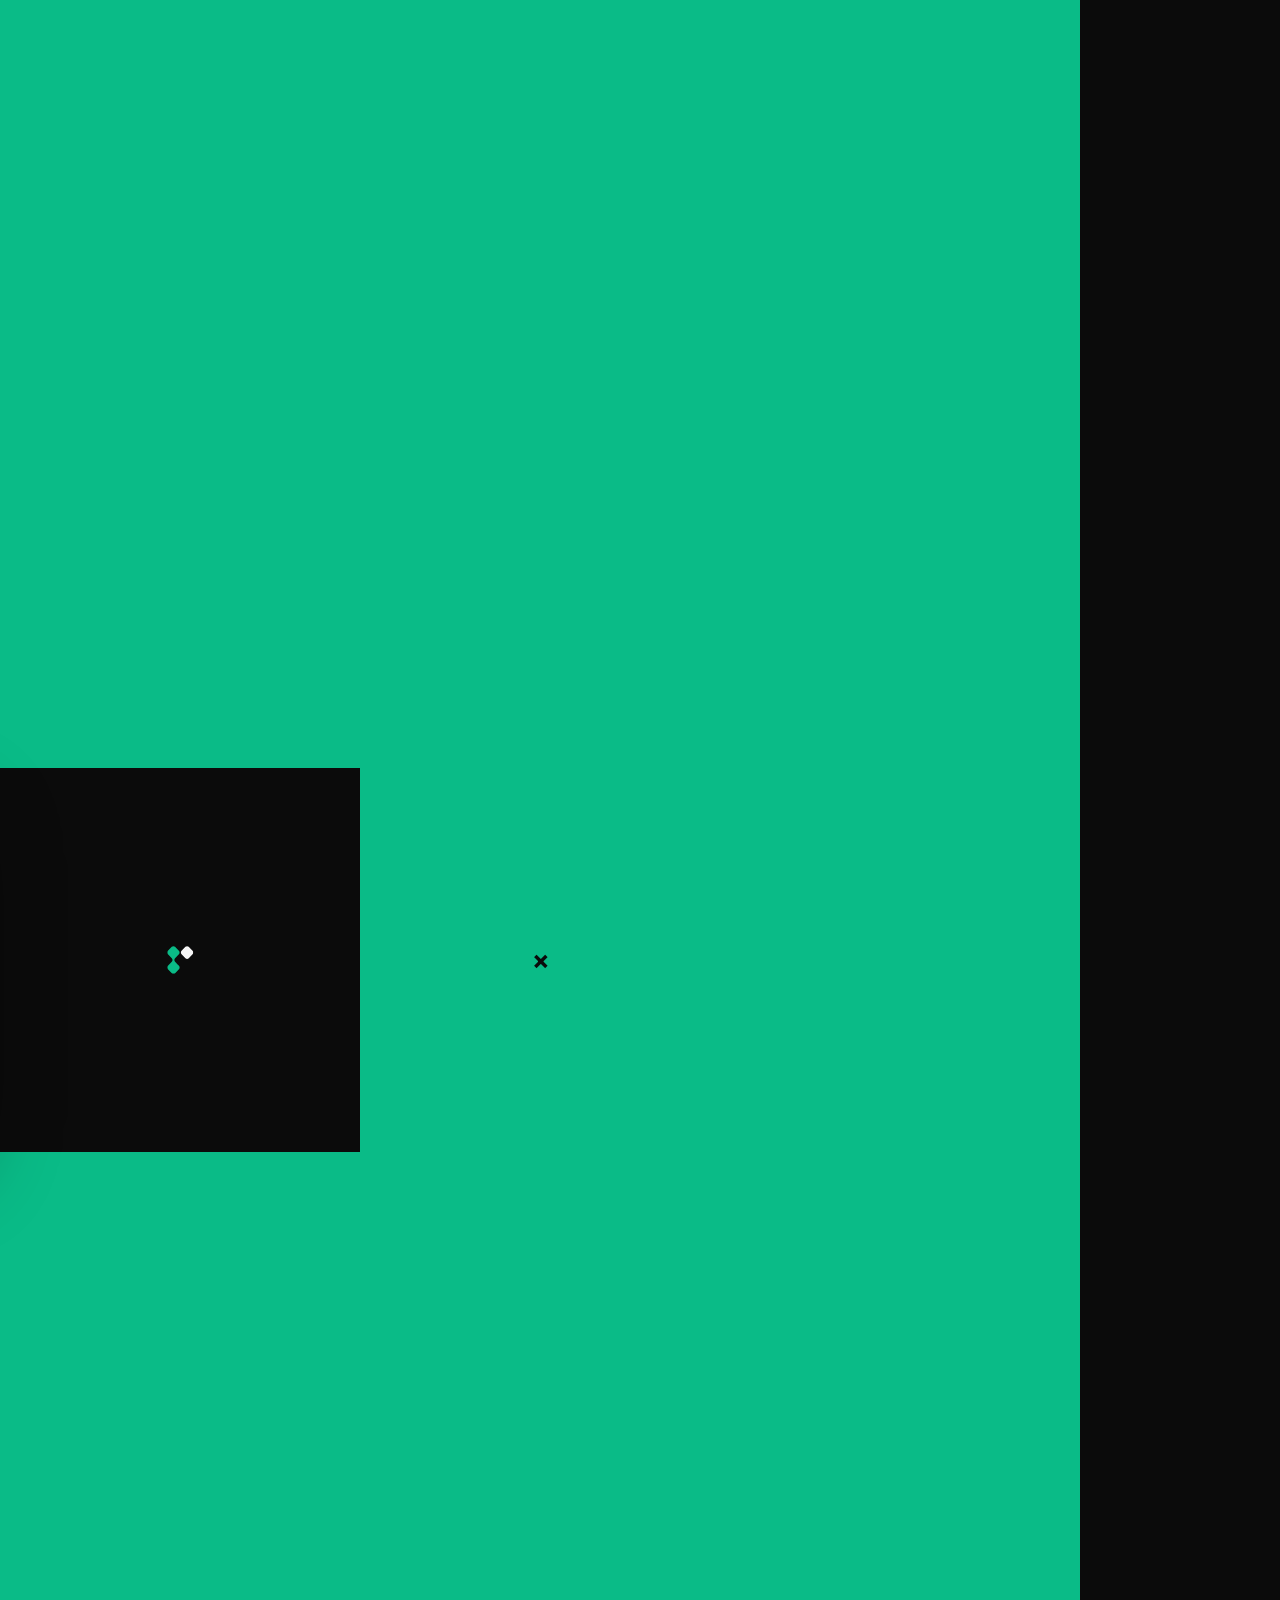
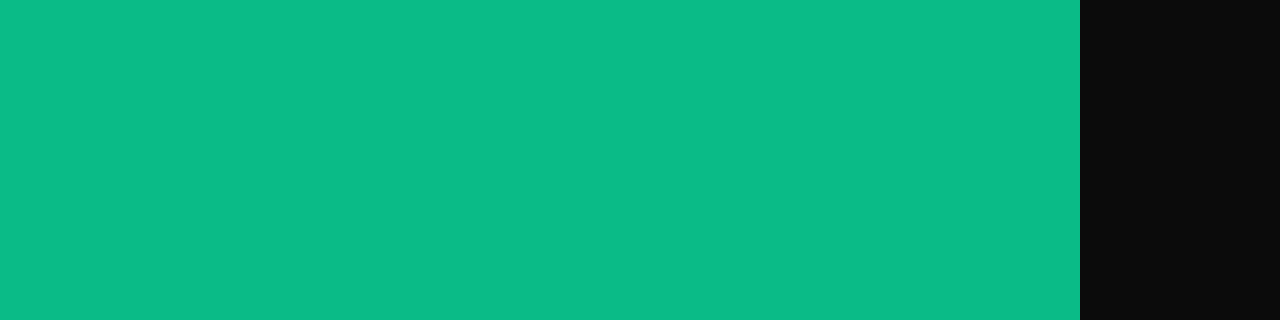
<file: reels/02-grid-story/index.html>
<!doctype html><html lang="uk"><head><meta charset="utf-8"><title>Reel 2</title>
<link rel="stylesheet" href="../shared.css">
<style>
body,#stage{background:var(--green)}
#grid{position:absolute;inset:0}
.cell{position:absolute;width:360px;height:384px;display:flex;align-items:center;justify-content:center;text-align:center;color:var(--dark);font-size:56px;line-height:1.08;letter-spacing:-.02em;text-transform:uppercase;overflow:hidden}
.cell .t{display:block;padding:0 20px}
.ln{position:absolute;background:var(--dark)}
.h{left:0;height:5px;width:1080px;transform:scaleX(0);transform-origin:left}
.v{top:0;width:5px;height:1920px;transform:scaleY(0);transform-origin:top}
#tile{position:absolute;left:-380px;top:768px;width:360px;height:384px;background:var(--dark);border-radius:56px;display:flex;align-items:center;justify-content:center;box-shadow:0 30px 80px rgba(0,0,0,.35);z-index:5}
.mask{overflow:hidden;display:block;padding:.08em 0}
.big{font-size:130px;line-height:1}
.sm{font-size:30px;font-weight:600;letter-spacing:.02em;text-transform:none}
.mail{font-size:36px;text-transform:none;letter-spacing:0}
.pj .t{font-size:42px}
.dk{background:var(--dark);color:var(--green)}
</style></head><body><div id="stage"><div id="grid"></div><div id="tile"></div></div>
<script src="../vendor/gsap.min.js"></script><script src="../logo.js"></script>
<script>
const G=document.getElementById('grid');
// lines
for(let i=1;i<5;i++){G.insertAdjacentHTML('beforeend',`<div class="ln h" style="top:${i*384-2}px"></div>`)}
for(let i=1;i<3;i++){G.insertAdjacentHTML('beforeend',`<div class="ln v" style="left:${i*360-2}px"></div>`)}
const cell=(r,c,html,id,cls='')=>G.insertAdjacentHTML('beforeend',`<div class="cell ${cls}" id="${id}" style="left:${c*360}px;top:${r*384}px"><span class="mask"><span class="t">${html}</span></span></div>`);
// row2 (index1): headline
cell(1,0,'Веб-','a1');cell(1,1,'та мобільна','a2');cell(1,2,'розробка','a3');
// row3 (index2): logo x project
cell(2,0,'','b1','dk');cell(2,1,'<span class="big">×</span>','b2');cell(2,2,'Waterpolo','b3','pj');
// row4: idea -> product
cell(3,0,'Задумай<br>ідею','c1');cell(3,1,'<span class="big">→</span>','c2');cell(3,2,'Ми зробимо<br>продукт','c3');
document.getElementById('tile').innerHTML=logoSVG(130,false);
document.querySelector('#b1 .t').innerHTML=logoSVG(130,false);
// extra project cells (swap)
const $=s=>document.querySelector(s), $$=s=>[...document.querySelectorAll(s)];
const tl=gsap.timeline({paused:true,defaults:{ease:'power4.out'}});
const up=(sel,at,d=.55,st=.07)=>tl.fromTo(sel,{yPercent:110},{yPercent:0,duration:d,stagger:st},at);
const dn=(sel,at,d=.3,st=.04)=>tl.to(sel,{yPercent:-110,duration:d,stagger:st,ease:'power3.in'},at);
tl.to('.h',{scaleX:1,duration:.7,stagger:.08,ease:'power3.inOut'},.1).to('.v',{scaleY:1,duration:.7,stagger:.1,ease:'power3.inOut'},.2);
up('#a1 .t,#a2 .t,#a3 .t',1.0,.6,.15);
// tile slides across row 3 and leaves content behind
tl.fromTo('#tile',{x:0},{x:1440,duration:1.5,ease:'power2.inOut'},2.0);
tl.set('#b1 .t,#b2 .t,#b3 .t',{yPercent:110},0);
tl.to('#b1 .t',{yPercent:0,duration:.01},2.55).to('#b2 .t',{yPercent:0,duration:.01},2.95).to('#b3 .t',{yPercent:0,duration:.01},3.35);
tl.fromTo('#b1 svg',{scale:.2,rotate:-90},{scale:1,rotate:0,duration:.6,ease:'back.out(2)'},2.55);
tl.fromTo('#b2 .t',{scale:.2},{scale:1,duration:.5,ease:'back.out(2)'},2.95);
tl.fromTo('#b3 .t',{scale:.9,opacity:0},{scale:1,opacity:1,duration:.5},3.35);
// row 4 reveal
up('#c1 .t,#c2 .t,#c3 .t',3.9,.6,.15);
// project cycle in b3
const projs=['FuturaHub','CashBank','Quinset','BPP'];
projs.forEach((p,i)=>{const a=5.3+i*.9;
  tl.to('#b3 .t',{yPercent:-110,duration:.25,ease:'power3.in'},a-.3).set('#b3 .t',{innerHTML:p,yPercent:110},a-.05).to('#b3 .t',{yPercent:0,duration:.45},a-.04);
});
// green->dark flip of row 2 into CTA
const T=9.2;
tl.to('#a1 .t,#a2 .t,#a3 .t,#c1 .t,#c2 .t,#c3 .t',{yPercent:-110,duration:.3,stagger:.03,ease:'power3.in'},T);
tl.set('#a1 .t',{innerHTML:'Пиши'},T+.4).set('#a2 .t',{innerHTML:'нам'},T+.4).set('#a3 .t',{innerHTML:'<span class="big">→</span>'},T+.4);
tl.set('#c1 .t',{innerHTML:'<span style="font-size:40px">Підписуйся</span>'},T+.4).set('#c2 .t',{innerHTML:'<span style="font-size:44px">@swipex.ua</span>'},T+.4).set('#c3 .t',{innerHTML:'<span class="mail" style="font-size:44px">hello@<br>swipex.ua</span>'},T+.4);
tl.set('#a1 .t,#a2 .t,#a3 .t,#c1 .t,#c2 .t,#c3 .t',{yPercent:110},T+.39);
tl.to('#a1 .t,#a2 .t,#a3 .t,#c1 .t,#c2 .t,#c3 .t',{yPercent:0,duration:.55,stagger:.07},T+.45);
tl.to('#c2',{backgroundColor:'#0B0B0B',color:'#0ABB87',duration:.4},T+1.2);
tl.to('#b2 .t',{rotate:180,duration:.6},T+.8);
tl.to({},{duration:.01},T+3.9);
window.TL=tl;
</script></body></html>
</file>
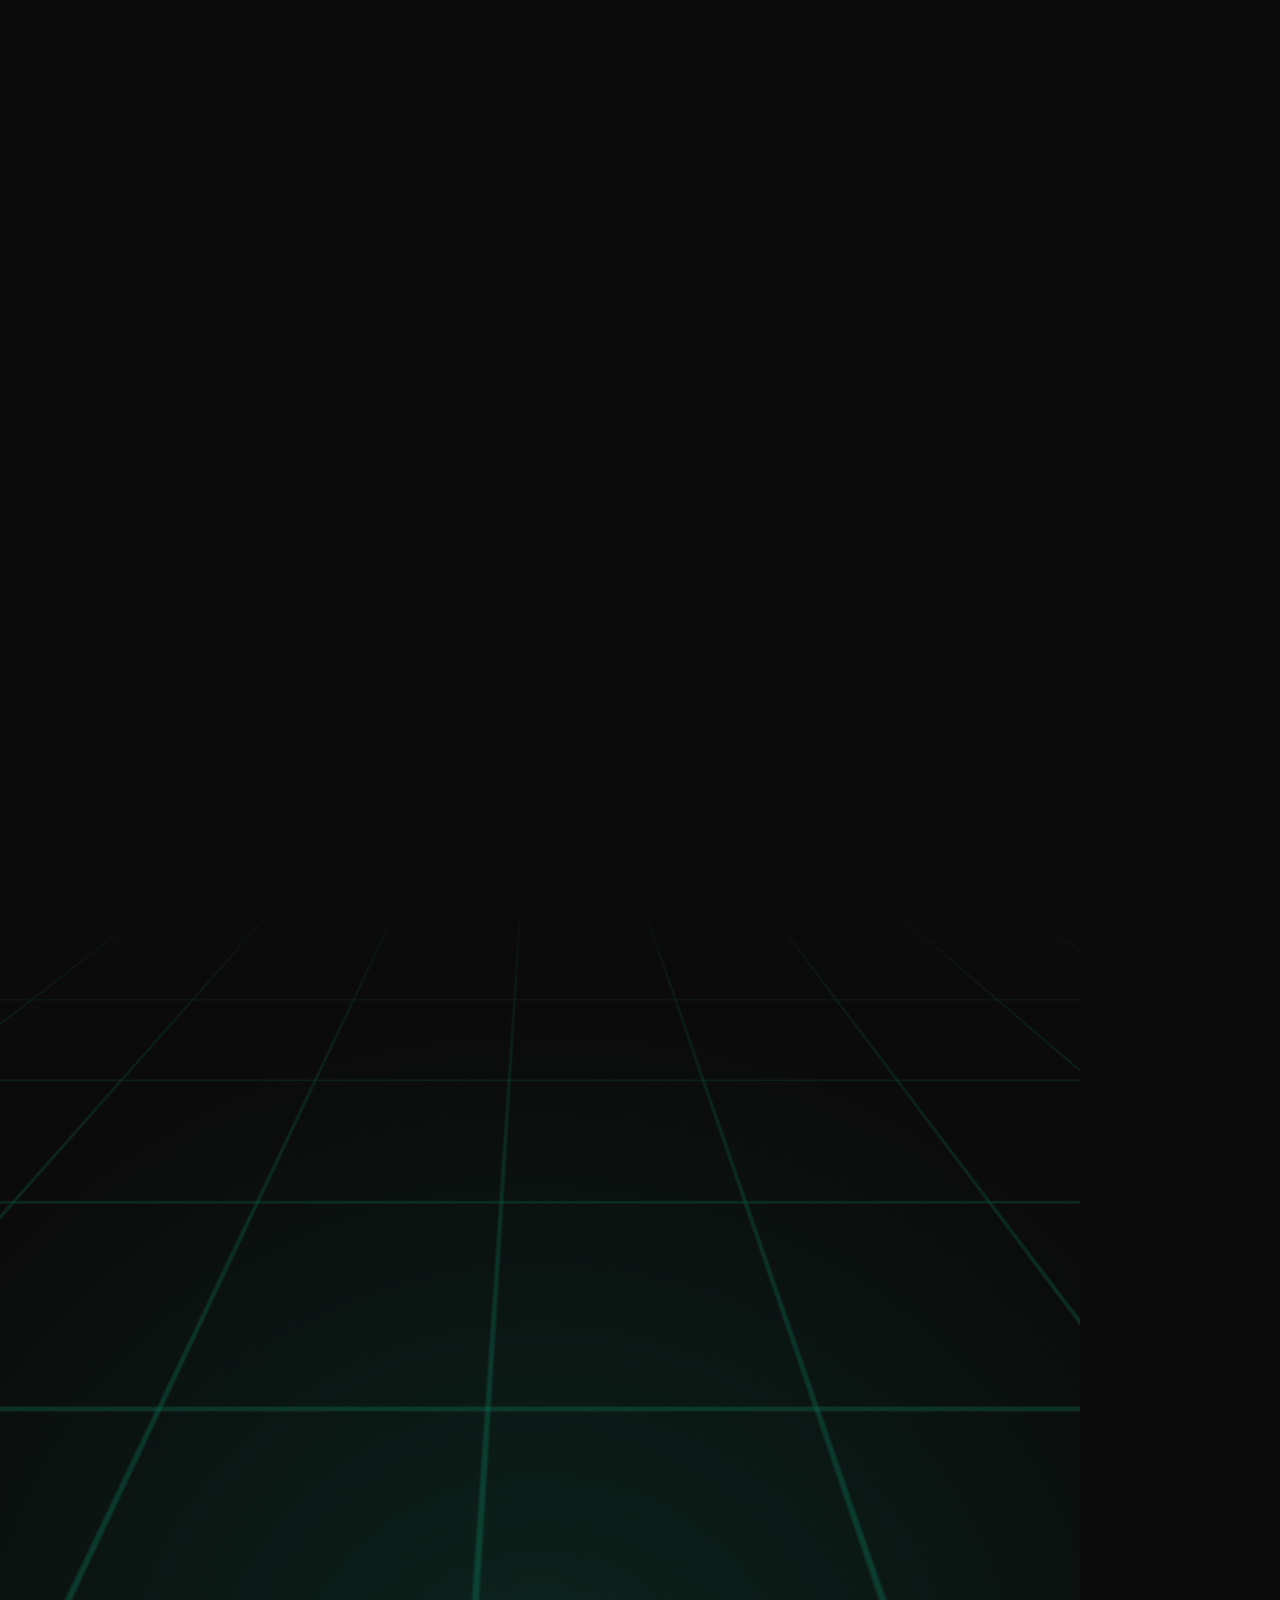
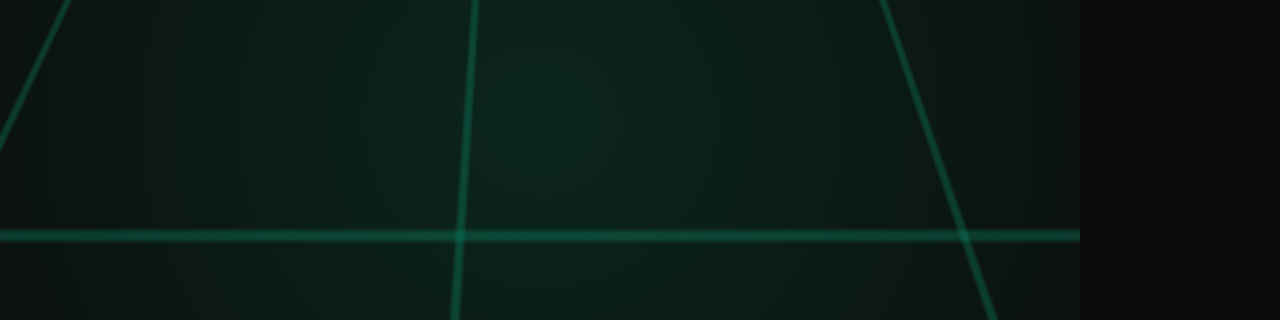
<file: reels/03-b2b-cards/index.html>
<!doctype html><html lang="uk"><head><meta charset="utf-8"><title>Reel 3</title>
<link rel="stylesheet" href="../shared.css">
<style>
body,#stage{background:#0B0B0B}
#glow{position:absolute;left:-200px;right:-200px;bottom:-500px;height:1400px;background:radial-gradient(closest-side,rgba(10,187,135,.38),rgba(10,187,135,0));}
#floor{position:absolute;left:-1400px;right:-1400px;top:900px;height:2600px;transform-origin:50% 0;transform:perspective(900px) rotateX(72deg);
 background-image:linear-gradient(rgba(10,187,135,.35) 2px,transparent 2px),linear-gradient(90deg,rgba(10,187,135,.35) 2px,transparent 2px);background-size:120px 120px;
 -webkit-mask-image:linear-gradient(transparent,#000 40%);mask-image:linear-gradient(transparent,#000 40%)}
#title{position:absolute;left:88px;right:88px;top:270px;font-size:92px;line-height:1.08;letter-spacing:-.035em;text-transform:uppercase}
#title .g{color:var(--green);text-transform:none;display:block;font-size:104px}
.mask{overflow:hidden;display:block;padding:.06em 0}
.e{display:block}
#world{position:absolute;inset:0;perspective:1500px}
.card{position:absolute;width:760px;padding:40px 44px 44px;border-radius:44px;background:linear-gradient(160deg,#202020,#121212);border:2px solid #2d2d2d;box-shadow:0 40px 80px rgba(0,0,0,.6),inset 0 1px 0 rgba(255,255,255,.07);transform-style:preserve-3d}
.card .row{display:flex;align-items:center;gap:26px;margin-bottom:24px}
.chip{width:84px;height:84px;border-radius:26px;background:var(--green);display:flex;align-items:center;justify-content:center;box-shadow:0 0 40px rgba(10,187,135,.55)}
.card h3{font-size:54px;letter-spacing:-.03em;line-height:1.05}
.card p{font-size:36px;font-weight:400;color:var(--grey);line-height:1.38}
.card .bar{position:absolute;left:44px;bottom:-2px;height:6px;width:0;background:var(--green);border-radius:3px;box-shadow:0 0 24px var(--green)}
#tile{position:absolute;left:290px;top:700px;width:500px;height:500px;border-radius:120px;background:linear-gradient(160deg,#2b2b2b,#0f0f0f);border:2px solid #353535;box-shadow:0 0 140px rgba(10,187,135,.55),0 60px 100px rgba(0,0,0,.7);display:flex;align-items:center;justify-content:center;opacity:0}
#end{position:absolute;left:0;right:0;top:1230px;text-align:center}
#end .a{font-size:84px;line-height:1.1;letter-spacing:-.035em}
#end .b{font-size:40px;font-weight:400;color:var(--grey);margin-top:22px;line-height:1.4}
#end .m{font-size:44px;font-weight:600;color:var(--green);margin-top:44px}
</style></head><body><div id="stage">
<div id="glow"></div><div id="floor"></div>
<div id="title"><span class="mask"><span id="t1" style="display:block;color:var(--green)">Топ-3</span></span><span class="mask"><span id="t2" style="display:block">Помилки в B2B-<br>платформах</span></span></div>
<div id="world">
 <div class="card" id="c1" style="left:90px;top:640px"><div class="row"><div class="chip" id="i1"></div><h3>Складна навігація</h3></div><p>Забагато кліків до потрібної дії — користувач губиться в меню</p><div class="bar"></div></div>
 <div class="card" id="c2" style="left:230px;top:960px"><div class="row"><div class="chip" id="i2"></div><h3>Розкидані дані</h3></div><p>Інформація розпорошена по різних модулях, немає єдиного джерела правди</p><div class="bar"></div></div>
 <div class="card" id="c3" style="left:110px;top:1280px"><div class="row"><div class="chip" id="i3"></div><h3>Немає інтеграцій</h3></div><p>Платформа живе окремо від CRM та бухгалтерії — дані переносять вручну</p><div class="bar"></div></div>
</div>
<div id="tile"></div>
<div id="end"><div class="a"><span class="mask"><span class="e">Задумай ідею.</span></span><span class="mask"><span class="e" style="color:var(--green)">Ми зробимо продукт.</span></span></div><div class="b" id="eb">Веб- та мобільна розробка,<br>що приносить результат</div><div class="m" id="em">hello@swipex.ua</div></div>
</div>
<script src="../vendor/gsap.min.js"></script><script src="../logo.js"></script>
<script>
const ic={i1:'<path d="M8 6h14M8 16h14M8 26h14" stroke="#0B0B0B" stroke-width="3.4" stroke-linecap="round"/>',i2:'<circle cx="9" cy="9" r="4" fill="#0B0B0B"/><circle cx="23" cy="11" r="4" fill="#0B0B0B"/><circle cx="14" cy="23" r="4" fill="#0B0B0B"/>',i3:'<path d="M12 10l-5 6 5 6M20 10l5 6-5 6" stroke="#0B0B0B" stroke-width="3.4" fill="none" stroke-linecap="round" stroke-linejoin="round"/>'};
for(const k in ic)document.getElementById(k).innerHTML=`<svg width="44" height="44" viewBox="0 0 32 32">${ic[k]}</svg>`;
document.getElementById('tile').innerHTML=logoSVG(240,false);
const tl=gsap.timeline({paused:true,defaults:{ease:'power4.out'}});
// floor drifts forever
tl.fromTo('#floor',{backgroundPositionY:0},{backgroundPositionY:960,duration:13,ease:'none'},0);
tl.fromTo('#glow',{opacity:.4},{opacity:1,duration:3,ease:'sine.inOut'},0);
tl.fromTo('#t1',{yPercent:115},{yPercent:0,duration:.7},.2).fromTo('#t2',{yPercent:115},{yPercent:0,duration:.8},.4);
const cards=[['#c1',1.3,-9,7],['#c2',2.0,8,-6],['#c3',2.7,-7,5]];
cards.forEach(([s,a,ry,rz],i)=>{
 tl.fromTo(s,{y:900,z:-500,rotateY:ry*4,rotateX:30,opacity:0},{y:0,z:0,rotateY:ry,rotateX:6,rotate:rz*.3,opacity:1,duration:1.1,ease:'power3.out'},a);
 tl.fromTo(s+' .bar',{width:0},{width:380,duration:.8,ease:'power2.out'},a+.8);
 tl.to(s,{y:i%2?-16:16,rotateY:ry*.4,duration:3.4,ease:'sine.inOut'},a+1.1);
});
// hold, then cards collapse into the logo tile
const C=7.4;
cards.forEach(([s],i)=>tl.to(s,{x:(i%2?-1:1)*40,y:()=>0,scale:.2,left:'290px',top:'700px',z:-300,opacity:0,rotateX:0,rotateY:0,rotate:0,duration:.8,ease:'power3.in'},C+i*.08));
tl.to('#title',{opacity:0,y:-60,duration:.5,ease:'power2.in'},C);
tl.fromTo('#tile',{scale:.2,opacity:0,rotate:-25},{scale:1,opacity:1,rotate:0,duration:1.0,ease:'back.out(1.6)'},C+.7);
tl.to('#tile',{y:-18,duration:1.6,yoyo:true,repeat:1,ease:'sine.inOut'},C+1.8);
tl.set('#end',{opacity:0},0).set('#end',{opacity:1},C+1.45);
tl.fromTo('.e',{yPercent:115},{yPercent:0,duration:.7,stagger:.12},C+1.5);
tl.fromTo('#eb',{opacity:0,y:30},{opacity:1,y:0,duration:.6},C+2.1).fromTo('#em',{opacity:0,y:30},{opacity:1,y:0,duration:.6},C+2.4);
tl.to({},{duration:.01},12.6);
window.TL=tl;
</script></body></html>
</file>
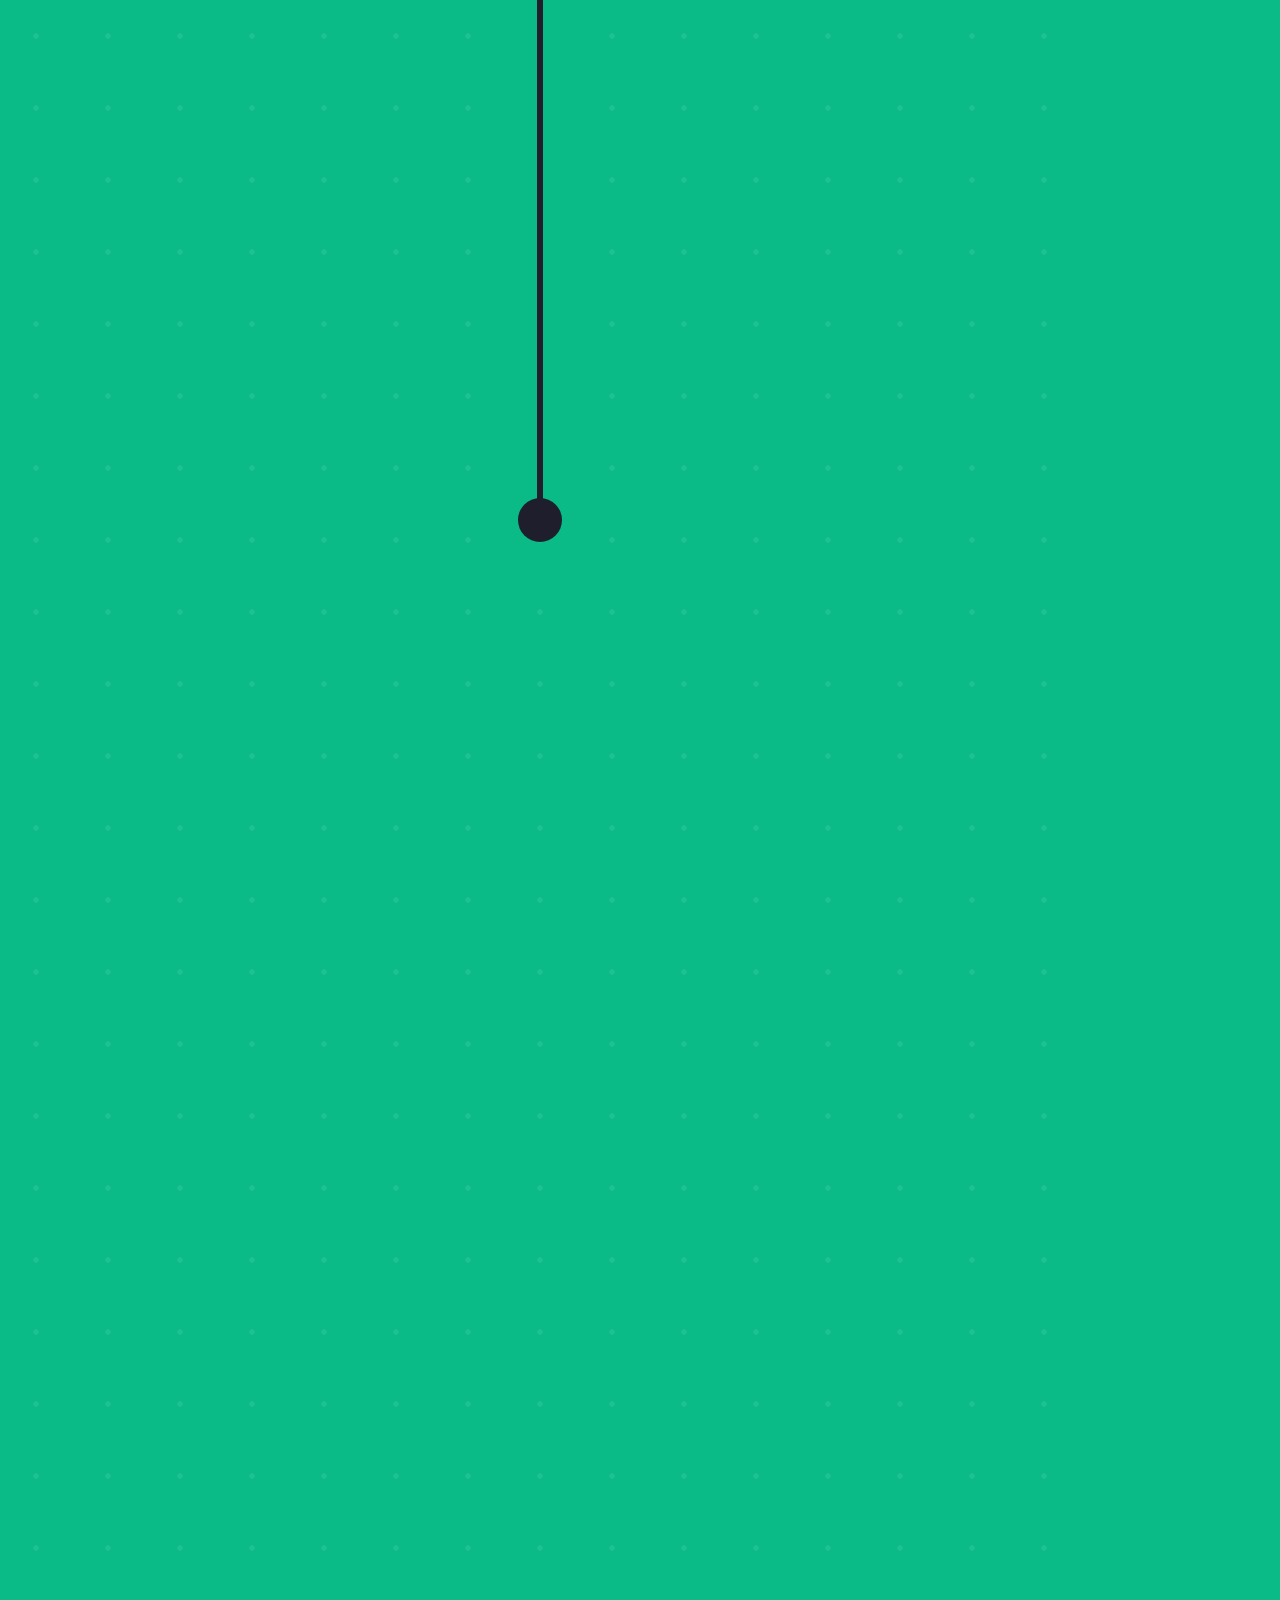
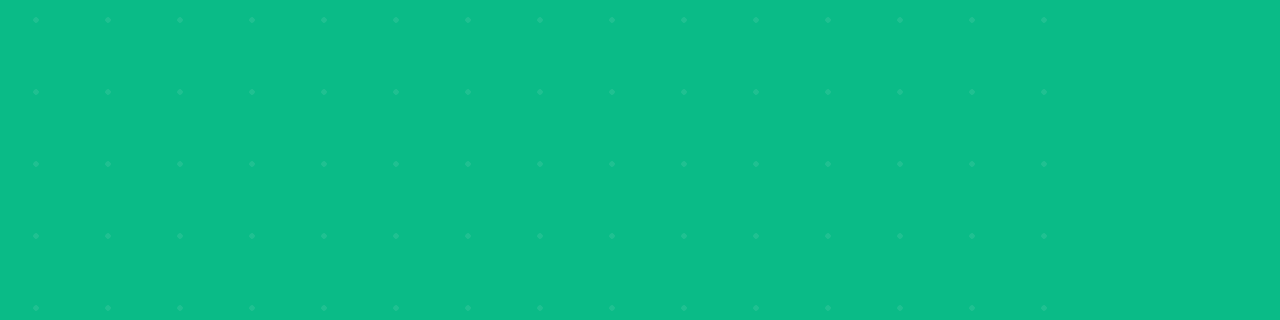
<file: swipex-reel/reel.html>
<!doctype html><meta charset="utf-8">
<style>
/* Кольори бренду Swipex. Шрифт — тимчасовий (Inter Black), справжній шрифт бренду не надано. */
:root{--accent:#0ABB87;--dark:#1E1E2D;--light:#F5F5F5;--font:'Inter Display','Inter',sans-serif}
*{margin:0;box-sizing:border-box}
body{width:1080px;height:1920px;overflow:hidden;font-family:var(--font);font-weight:900;position:relative;background:var(--accent)}
.L{position:absolute;inset:0}
#bgD{background:var(--dark);clip-path:circle(0px at 540px 720px)}
#bgL{background:var(--light);clip-path:circle(0px at 540px 960px)}
#grid{background-image:radial-gradient(rgba(245,245,245,.16) 2.5px,transparent 3px);background-size:72px 72px}
.ln{display:block;overflow:hidden;padding:.14em .12em;margin:-.14em -.12em;line-height:1;white-space:nowrap}
.ch{display:inline-block;will-change:transform}
.blk{position:absolute;left:0;right:0;text-align:center;display:none}
#feed{display:none;overflow:hidden;perspective:1700px}
#feedIn{position:absolute;left:-260px;top:-700px;width:1600px;height:3400px;transform:rotateX(52deg) rotateZ(-24deg) scale(1.15);transform-origin:50% 50%}
.card{position:absolute;width:560px;height:470px;border-radius:44px;background:rgba(30,30,45,.20);box-shadow:0 30px 60px rgba(30,30,45,.18)}
.card i{position:absolute;display:block;background:rgba(245,245,245,.22);border-radius:12px}
#line,#dot,.rip{position:absolute;display:none}
#line{width:6px;margin-left:-3px;top:0}
#dot{width:44px;height:44px;border-radius:50%;margin:-22px 0 0 -22px}
.rip{width:44px;height:44px;border-radius:50%;margin:-22px 0 0 -22px;border:5px solid}
#fx{position:absolute;left:0;top:0;display:none}
#stack{position:absolute;left:0;right:0;top:0;display:none}
#stack .row{height:150px;line-height:150px;font-size:150px;text-align:center;color:var(--light);letter-spacing:-4px}
#stack .o{display:inline-block}
.cur{position:absolute;display:none;width:0;height:0;transform-origin:0 0;transform:scale(1.9)}
.cur svg{position:absolute;left:0;top:0;filter:drop-shadow(0 6px 10px rgba(0,0,0,.35))}
.cur b{position:absolute;left:30px;top:34px;width:62px;height:30px;border-radius:15px}
.cur b:after{content:"";position:absolute;left:4px;top:4px;width:22px;height:22px;border-radius:50%;background:rgba(255,255,255,.85)}
</style>
<div id="bgG" class="L"></div><div id="bgD" class="L"></div><div id="bgL" class="L"></div><div id="grid" class="L"></div>
<div id="feed" class="L"><div id="feedIn"></div></div>
<div id="t1" class="blk" style="top:540px;font-size:230px;color:var(--light);letter-spacing:-6px"></div>
<div id="t2" class="blk" style="top:760px;font-size:140px;letter-spacing:-5px"></div>
<svg id="fx" width="1080" height="1920" viewBox="0 0 1080 1920" fill="none">
 <g id="g0" style="display:none"></g>
 <g id="g1" style="display:none">
  <path id="bz" d="M120 1120 C300 740 780 1180 960 800" pathLength="1" stroke="#0ABB87" stroke-width="6" stroke-dasharray="1" stroke-dashoffset="1"/>
  <g id="bzH" stroke="#F5F5F5" stroke-width="3" opacity=".7"><path d="M120 1120 L300 740 M960 800 L780 1180"/><circle cx="300" cy="740" r="11" fill="#1E1E2D"/><circle cx="780" cy="1180" r="11" fill="#1E1E2D"/></g>
  <g fill="#F5F5F5" stroke="#0ABB87" stroke-width="4"><rect x="100" y="1100" width="40" height="40"/><rect x="940" y="780" width="40" height="40"/></g>
 </g>
 <g id="g2" style="display:none">
  <g stroke="#0ABB87" stroke-width="2" opacity=".6"><path d="M0 860H1080M0 1060H1080M40 0V1920M1040 0V1920"/></g>
  <rect id="sel" x="40" y="860" width="1000" height="200" stroke="#0ABB87" stroke-width="5"/>
  <g id="selH" fill="#F5F5F5" stroke="#0ABB87" stroke-width="4"></g>
 </g>
 <g id="g3" style="display:none">
  <rect x="330" y="1180" width="420" height="420" rx="40" stroke="#F5F5F5" stroke-opacity=".3" stroke-width="3"/>
  <path d="M330 1600H750M330 1180V1600" stroke="#F5F5F5" stroke-opacity=".15" stroke-width="2"/>
  <path id="ez" d="M350 1580 C 560 1580, 520 1200, 730 1200" pathLength="1" stroke="#0ABB87" stroke-width="8" stroke-linecap="round" stroke-dasharray="1" stroke-dashoffset="1"/>
  <circle id="ezd" r="20" fill="#F5F5F5"/>
 </g>
</svg>
<div id="w0" class="blk" style="top:880px;font-size:160px;color:var(--light);letter-spacing:-5px"></div>
<div id="w1" class="blk" style="top:880px;font-size:160px;color:var(--light);letter-spacing:-5px"></div>
<div id="w2" class="blk" style="top:880px;font-size:160px;color:var(--light);letter-spacing:-5px"></div>
<div id="w3" class="blk" style="top:880px;font-size:160px;color:var(--light);letter-spacing:-5px"></div>
<div id="stack"></div>
<div id="line"></div><div id="dot"></div><div class="rip" id="r1"></div><div class="rip" id="r2"></div>
<div id="logo" class="blk" style="top:700px"><svg width="300" viewBox="0 0 65 61" fill="none" style="display:block;margin:0 auto;overflow:visible"><path id="lt" d="M63.3284 10.5327C65.5298 12.6545 65.5706 16.1122 63.3691 18.2339L54.074 27.271C51.8725 29.3928 48.2849 29.4321 46.0834 27.3103L36.7067 18.3518C36.7067 18.3518 36.666 18.3518 36.666 18.3125C34.1383 16.1907 30.8361 16.23 28.3085 18.3911L19.0541 27.3889C16.8526 29.5107 13.265 29.5499 11.0635 27.4282L1.68682 18.4697C-0.555432 16.3479 -0.555432 12.8902 1.64605 10.7685L11.0377 1.59131C13.2392 -0.530441 16.5628 -0.530436 18.805 1.59132L28.3492 10.6506C31.0807 12.9295 33.323 13.0867 36.7067 10.6506L46.0019 1.6135C48.2034 -0.508252 51.791 -0.547544 54.0332 1.57421L63.3284 10.5327Z" fill="#1E1E2D"/><path id="lb" d="M61.4208 50.3074L52.4204 59.3822C50.2887 61.5128 46.8148 61.5522 44.6831 59.4216L35.6037 50.4258C33.472 48.2952 33.472 44.8231 35.5643 42.6926L44.5647 33.6178C46.6964 31.4872 50.1703 31.4478 52.302 33.5784L61.3814 42.5742C63.513 44.6653 63.5525 48.1769 61.4208 50.3074Z" fill="#0ABB87"/></svg><div id="lw" style="font-size:190px;letter-spacing:-7px;color:var(--dark);margin-top:50px"></div></div>
<script>
const $=id=>document.getElementById(id);
const clamp=x=>Math.min(1,Math.max(0,x)),expo=x=>{x=clamp(x);return x>=1?1:1-Math.pow(2,-10*x)},eio=x=>{x=clamp(x);return x<.5?4*x*x*x:1-Math.pow(-2*x+2,3)/2},back=x=>{x=clamp(x);const c=1.5;return 1+(c+1)*Math.pow(x-1,3)+c*Math.pow(x-1,2)};
const D='#1E1E2D',L='#F5F5F5',A='#0ABB87';
function mk(id,lines){const root=$(id);root.innerHTML='';return lines.map(([txt,col])=>{const ln=document.createElement('div');ln.className='ln';if(col)ln.style.color=col;[...txt].forEach(ch=>{const s=document.createElement('span');s.className='ch';s.textContent=ch==' '?' ':ch;ln.appendChild(s)});root.appendChild(ln);return ln})}
function chars(ln,tin,tout,t,dur=.55,stag=.03){const cs=ln.children;for(let i=0;i<cs.length;i++){const p=expo((t-tin-i*stag)/dur),q=eio((t-tout-i*stag)/(dur*.7));cs[i].style.transform='translateY('+((1-p)*118-q*118)+'%)'}}
const T1=mk('t1',[['СТОП'],['СТОП'],['СТОП']]);
const T2=mk('t2',[['ти свайпаєш',L],['не дивлячись',D]]);
const WORDS=["а хтось","думав","над кожним","рухом"];const W=WORDS.map((w,i)=>mk('w'+i,[[w]])[0]);
const LW=mk('lw',[['Swipex']])[0];
const fin=$('feedIn');const cards=[];for(let c=0;c<2;c++)for(let i=0;i<7;i++){const e=document.createElement('div');e.className='card';e.innerHTML='<i style="left:36px;top:36px;width:72px;height:72px;border-radius:50%"></i><i style="left:128px;top:44px;width:230px;height:20px"></i><i style="left:128px;top:80px;width:150px;height:16px"></i><i style="left:36px;top:140px;width:488px;height:240px;border-radius:28px"></i><i style="left:36px;top:404px;width:330px;height:18px"></i>';fin.appendChild(e);cards.push([e,c,i])}
const st=$('stack');const ROWS=[];for(let i=0;i<9;i++){const d=document.createElement('div');d.className='row';d.innerHTML='К<span class="o">О</span>МАНДА';st.appendChild(d);ROWS.push(d)}
const O=ROWS.map(r=>r.querySelector('.o'));
const curSVG=c=>`<svg width="44" height="56" viewBox="0 0 24 34"><path d="M1 1 V28 L8 21 L13 33 L18 31 L13 19 L23 19 Z" fill="${c}" stroke="#1E1E2D" stroke-width="2" stroke-linejoin="round"/></svg>`;
const mkCur=(c,p)=>{const e=document.createElement('i');e.className='cur';e.innerHTML=curSVG(c)+'<b style="background:'+p+'"></b>';return e};
const curs=[mkCur(A,A),mkCur(L,L),mkCur(A,A)];curs.forEach(e=>st.appendChild(e));
const c0=mkCur(A,A);document.body.appendChild(c0);
const sh=$('selH');[[40,860],[540,860],[1040,860],[40,960],[1040,960],[40,1060],[540,1060],[1040,1060]].forEach(([x,y])=>sh.insertAdjacentHTML('beforeend','<rect x="'+(x-12)+'" y="'+(y-12)+'" width="24" height="24"/>'));
function rowBox(row){const r=document.createRange();r.selectNodeContents(ROWS[row]);return r.getBoundingClientRect()}
function pend(x,y,col){const d=$('dot'),l=$('line');d.style.display=l.style.display='block';d.style.background=l.style.background=col;d.style.left=x+'px';d.style.top=y+'px';l.style.left=x+'px';l.style.height=Math.max(0,y)+'px'}
function ripple(id,x,y,t0,t,col,dur=.9){const r=$(id),k=(t-t0)/dur;if(k<0||k>1){r.style.display='none';return}r.style.display='block';r.style.left=x+'px';r.style.top=y+'px';r.style.borderColor=col;r.style.opacity=.9*(1-k);r.style.transform='scale('+(1+expo(k)*5)+')'}
function draw(t){
 const hide=ids=>ids.forEach(i=>$(i).style.display='none');
 hide(['t1','t2','w0','w1','w2','w3','logo','dot','line','r1','r2','feed','fx','stack']);
 ['g0','g1','g2','g3'].forEach(g=>$(g).style.display='none');c0.style.display='none';curs.forEach(e=>e.style.display='none');
 $('bgD').style.clipPath='circle('+(eio((t-2.5)/0.7)*2300)+'px at 540px 720px)';
 $('bgL').style.clipPath='circle('+(eio((t-6.85)/0.65)*2300)+'px at 540px 960px)';
 $('grid').style.backgroundPosition='0 '+(-t*36)+'px';$('grid').style.opacity=(1-eio((t-6.9)/0.4))*(t<2.6?0.55:1);
 if(t<1.3){const el=$('t1');el.style.display='block';
  T1.forEach((ln,i)=>chars(ln,0.05+i*0.1,1.0+i*0.05,t));
  el.style.transform='scale('+(1+0.05*eio(t/1.2))+')'}
 if(t>=1.1&&t<2.95){const el=$('t2');el.style.display='block';
  chars(T2[0],1.15,2.5,t);chars(T2[1],1.27,2.58,t);
  const f=$('feed');f.style.display='block';f.style.opacity=eio((t-1.15)/0.5)*(1-eio((t-2.6)/0.3))*0.9;
  const sc=(t-1.1)*520;cards.forEach(([e,c,i])=>{const per=7*500;let y=(((i*500-sc*(c?1.35:1)+c*250)%per)+per)%per-500;e.style.left=(180+c*680)+'px';e.style.top=(y+400)+'px'})}
 if(t<1.1){pend(540,520+eio(t/0.8)*210,D);ripple('r1',540,730,0.8,t,D);ripple('r2',540,730,0.98,t,D)}
 else if(t<2.5){pend(540+Math.sin((t-1.1)*3)*4,722+Math.sin((t-1.1)*4)*4,D)}
 else if(t<3.35){const c=eio((t-2.5)/0.2);const col=c<.5?D:L;const y=722-eio((t-2.9)/0.45)*820;pend(540,y,col);ripple('r1',540,722,2.5,t,L,.7)}
 if(t>=2.75&&t<4.85){
  const i=Math.max(0,Math.min(3,Math.floor((t-2.8)/0.5))),a=2.8+i*0.5,k=(t-a)/0.5;
  W.forEach((ln,j)=>{if(j==i){$('w'+j).style.display='block';chars(ln,a,a+(i==3?1.9:0.36),t,0.34,0.022)}});
  const env=Math.min(expo((t-a)/0.16),i==3?expo((4.85-t)/0.2):1-expo((k-0.72)/0.18));
  $('fx').style.display='block';$('fx').style.opacity=env;$('g'+i).style.display='block';
  if(i==0){c0.style.display='block';c0.style.opacity=env;const p=eio(k/0.9);c0.style.left=(960-300*p)+'px';c0.style.top=(1350-340*p)+'px'}
  if(i==1){$('bz').setAttribute('stroke-dashoffset',1-expo(k/0.75));$('bzH').style.opacity=clamp((k-0.65)/0.25)*0.8}
  if(i==2){const p=expo(k/0.55);$('sel').setAttribute('x',40+500*(1-p));$('sel').setAttribute('width',1000*p);sh.style.opacity=clamp((k-.45)/.25)}
  if(i==3){$('ez').setAttribute('stroke-dashoffset',1-expo(k/0.85));const pa=$('ez'),Ln=pa.getTotalLength(),pt=pa.getPointAtLength(Ln*eio(k/0.95));const d=$('ezd');d.setAttribute('cx',pt.x);d.setAttribute('cy',pt.y);d.style.opacity=clamp(k/0.1)}}
 if(t>=4.7&&t<7.4){st.style.display='block';
  const k2=clamp((t-6.6)/0.65);
  st.style.top=(960-75-4*150-eio(k2)*1750)+'px';
  st.style.filter=t>6.6?'blur('+(Math.sin(k2*Math.PI)*14)+'px)':'none';
  st.style.opacity=1-eio((t-6.95)/0.35);
  ROWS.forEach((r,i)=>{const p=expo((t-4.75-i*0.045)/0.65);const wave=Math.sin(t*2.4+i*0.7)*12*p;r.style.transform='translateX('+((i%2?1:-1)*(1-p)*320+wave)+'px)';r.style.opacity=clamp(p*1.6)});
  O.forEach(o=>{o.style.color=L;o.style.transform='none'});
  const sr=st.getBoundingClientRect();
  const R=O[4].getBoundingClientRect(),ox=R.left+R.width/2,oy=R.top+R.height/2;
  const k=clamp((t-5.2)/1.0);
  if(t>5.2&&k<1&&t<6.6)pend(ox,-20+(oy+20)*eio(k),L);
  const lit=t>=6.2;if(lit){const p=clamp((t-6.2)/0.45);O[4].style.color=A;O[4].style.transform='scale('+(1+0.3*Math.sin(p*Math.PI))+')'}
  const tg=[[1,'right',-300,-200,6.3],[7,'left',1400,1500,6.4],[2,'right',1400,300,6.5]];
  tg.forEach(([row,side,sx,sy,t0],j)=>{const rr=rowBox(row);const rx=(side=='right'?rr.right-90:rr.left+30)-sr.left,ry=row*150+85;const p=eio((t-t0)/0.55),bob=Math.sin(t*9+j)*4;const e=curs[j];e.style.display=t>t0?'block':'none';e.style.left=(sx+(rx-sx)*p)+'px';e.style.top=(sy+(ry-sy)*p+bob)+'px'})}
 if(t>=7.15){const T=t-7.2;const l=$('logo');l.style.display='block';
  const a=expo(T/0.9),b=back((T-0.25)/0.8);
  $('lt').setAttribute('transform','translate('+(-130*(1-a))+' 0)');$('lt').style.opacity=clamp(T/0.25);
  $('lb').setAttribute('transform','translate(0 '+(-95*(1-b))+')');$('lb').style.opacity=clamp((T-0.25)/0.2);
  chars(LW,7.2+0.6,99,t,0.7,0.05);
  l.style.transform='scale('+(0.94+0.06*eio(T/1.9))+')';
  ripple('r1',540,700+282*0.75,7.2+0.9,t,A,.9)}
}
const SP=1.25;function render(T){draw(T/SP)}
render(0);
</script>
</file>
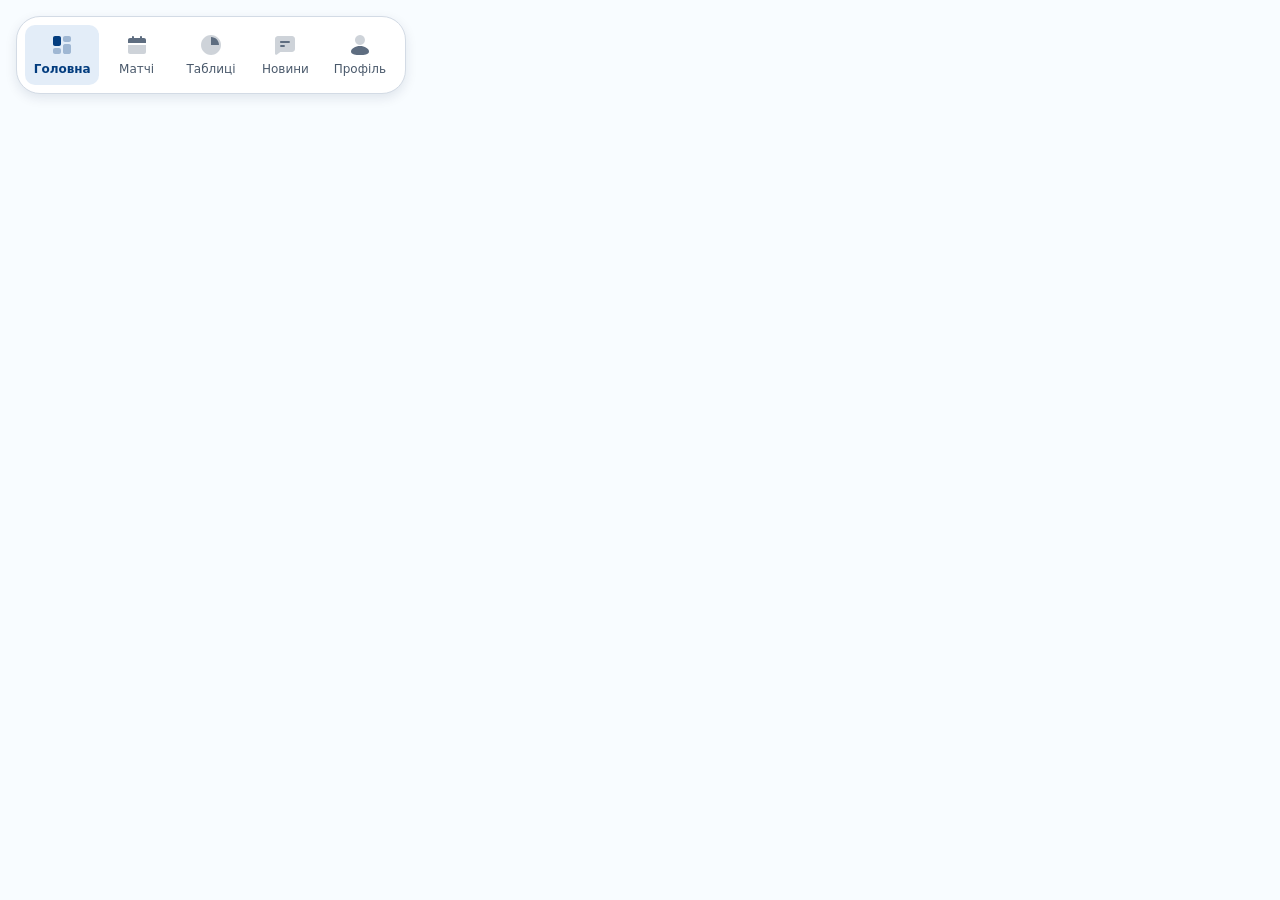
<file: components/BottomNav/preview.html>
<!doctype html><html lang="uk"><head><meta charset="utf-8"><meta name="viewport" content="width=device-width,initial-scale=1">

<link rel="stylesheet" href="../../tokens.css"><link rel="stylesheet" href="BottomNav.css">
<style>body{margin:0;padding:16px;background:var(--bg);color:var(--text);font:var(--text-body)}.bottom-nav{max-width:390px}</style></head><body>
<nav class="bottom-nav" aria-label="Основна навігація">
<a class="bottom-nav__item" href="#" aria-current="page"><img src="../../assets/icons/dashboard.svg" alt="">Головна</a>
<a class="bottom-nav__item" href="#"><img src="../../assets/icons/calendar-muted.svg" alt="">Матчі</a>
<a class="bottom-nav__item" href="#"><img src="../../assets/icons/chart-pie-muted.svg" alt="">Таблиці</a>
<a class="bottom-nav__item" href="#"><img src="../../assets/icons/message-muted.svg" alt="">Новини</a>
<a class="bottom-nav__item" href="#"><img src="../../assets/icons/user-muted.svg" alt="">Профіль</a>
</nav></body></html>
</file>
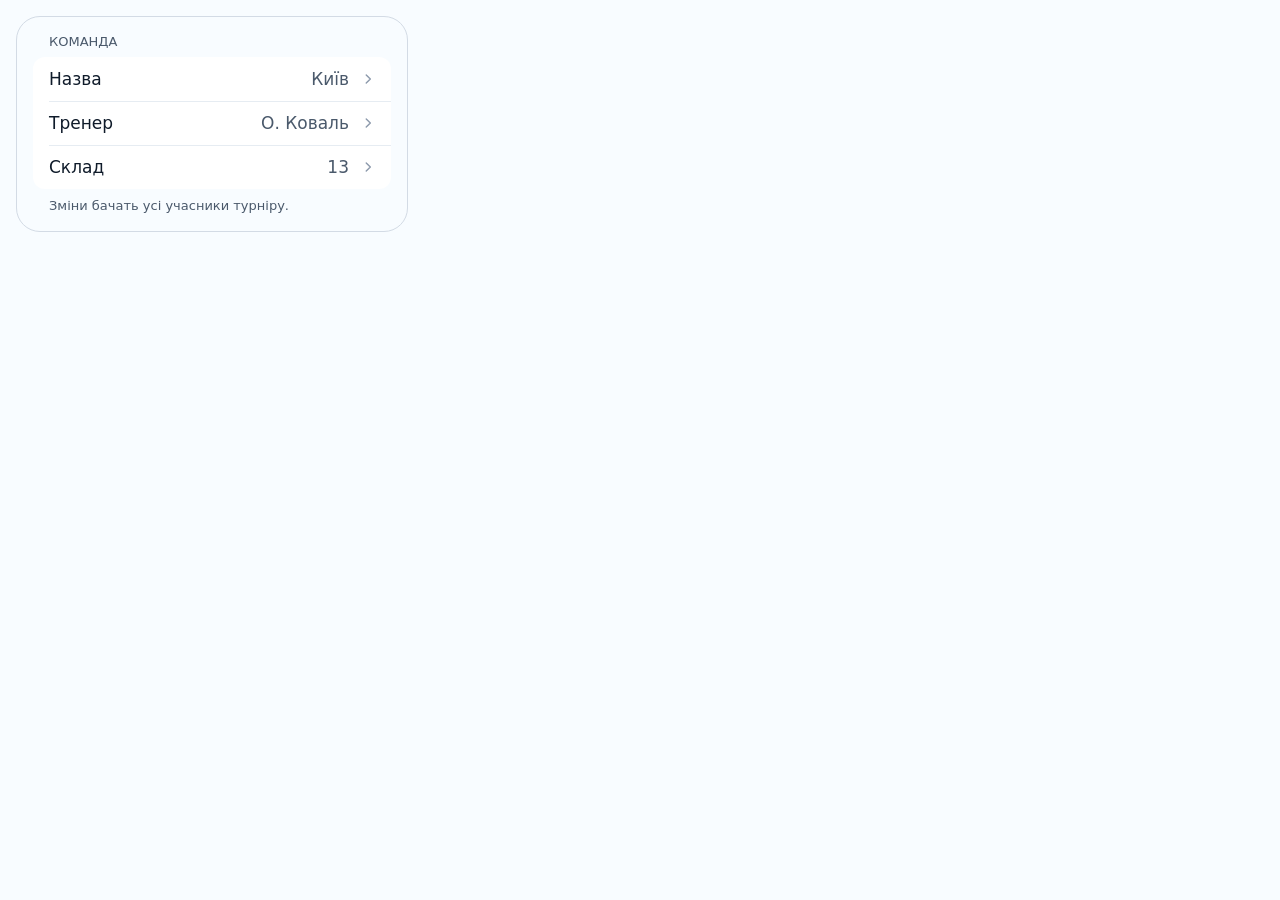
<file: components/ListRow/preview.html>
<!doctype html><html lang="uk"><head><meta charset="utf-8"><meta name="viewport" content="width=device-width,initial-scale=1">
<link rel="stylesheet" href="../../tokens.css"><link rel="stylesheet" href="ListRow.css">
<style>body{margin:0;padding:16px;background:var(--bg);color:var(--text);font:var(--text-ios-body)}.phone{width:390px;max-width:100%;padding-bottom:8px;background:var(--bg);border:1px solid var(--border);border-radius:var(--radius-xl);overflow:hidden}</style></head><body><div class="phone">
<div class="list-caption">Команда</div>
<div class="list-group">
<div class="list-row"><span class="list-row__title">Назва</span><span class="list-row__value">Київ</span><svg class="list-row__chevron" viewBox="0 0 24 24" aria-hidden="true"><path d="M9 5l7 7-7 7"/></svg></div>
<div class="list-row"><span class="list-row__title">Тренер</span><span class="list-row__value">О. Коваль</span><svg class="list-row__chevron" viewBox="0 0 24 24" aria-hidden="true"><path d="M9 5l7 7-7 7"/></svg></div>
<div class="list-row"><span class="list-row__title">Склад</span><span class="list-row__value">13</span><svg class="list-row__chevron" viewBox="0 0 24 24" aria-hidden="true"><path d="M9 5l7 7-7 7"/></svg></div>
</div>
<div class="list-footer">Зміни бачать усі учасники турніру.</div></div></body></html>
</file>
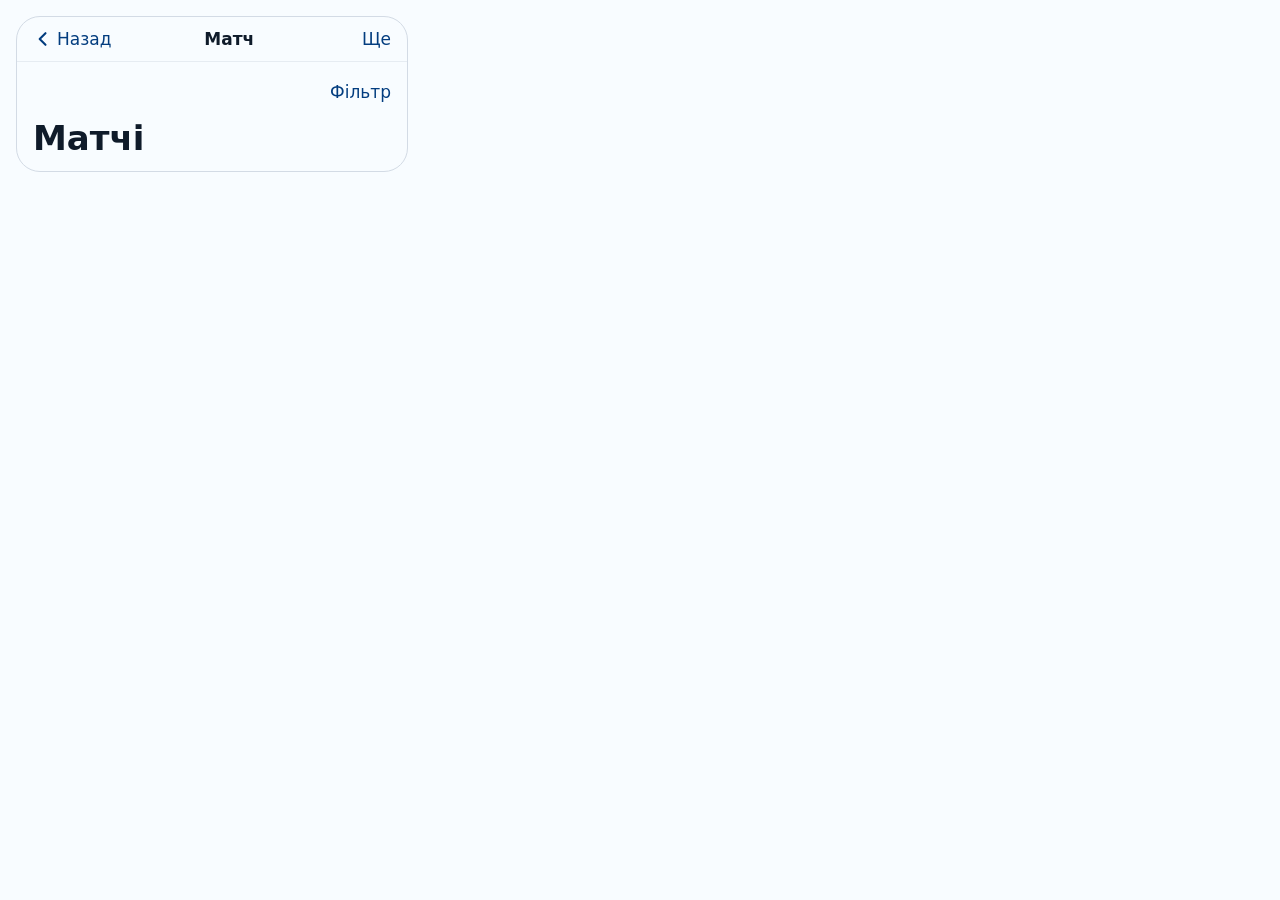
<file: components/NavBar/preview.html>
<!doctype html><html lang="uk"><head><meta charset="utf-8"><meta name="viewport" content="width=device-width,initial-scale=1">
<link rel="stylesheet" href="../../tokens.css"><link rel="stylesheet" href="NavBar.css">
<style>body{margin:0;padding:16px;background:var(--bg);color:var(--text);font:var(--text-ios-body)}.phone{width:390px;max-width:100%;background:var(--bg);border:1px solid var(--border);border-radius:var(--radius-xl);overflow:hidden}</style></head><body><div class="phone">
<header class="nav-bar"><button class="nav-bar__action" type="button"><svg viewBox="0 0 24 24" aria-hidden="true"><path d="M15 5l-7 7 7 7"/></svg>Назад</button><b class="nav-bar__title">Матч</b><button class="nav-bar__action nav-bar__action--end" type="button">Ще</button></header>
<div class="nav-bar-separator"></div>
<header class="nav-bar" style="margin-top:8px"><span></span><button class="nav-bar__action nav-bar__action--end" type="button">Фільтр</button></header>
<div class="nav-bar__large-title">Матчі</div>
</div></body></html>
</file>
<file: reels/shared.css>
/* Swipex brand tokens (taken from the Instagram posts file: Inter, #0ABB87, #0B0B0B, #F5F5F5, #B8B8B8) */
@font-face{font-family:Inter;font-weight:400;src:url(vendor/inter-cyrillic-400-normal.woff2);unicode-range:U+0301,U+0400-045F,U+0490-0491,U+04B0-04B1,U+2116}
@font-face{font-family:Inter;font-weight:400;src:url(vendor/inter-latin-400-normal.woff2);unicode-range:U+0000-00FF,U+2000-206F,U+2190-21FF}
@font-face{font-family:Inter;font-weight:600;src:url(vendor/inter-cyrillic-600-normal.woff2);unicode-range:U+0301,U+0400-045F,U+0490-0491,U+04B0-04B1,U+2116}
@font-face{font-family:Inter;font-weight:600;src:url(vendor/inter-latin-600-normal.woff2);unicode-range:U+0000-00FF,U+2000-206F,U+2190-21FF}
@font-face{font-family:Inter;font-weight:700;src:url(vendor/inter-cyrillic-700-normal.woff2);unicode-range:U+0301,U+0400-045F,U+0490-0491,U+04B0-04B1,U+2116}
@font-face{font-family:Inter;font-weight:700;src:url(vendor/inter-latin-700-normal.woff2);unicode-range:U+0000-00FF,U+2000-206F,U+2190-21FF}
:root{--green:#0ABB87;--green-hi:#35E0AB;--dark:#0B0B0B;--dark-2:#161616;--light:#F5F5F5;--grey:#B8B8B8;--white:#fff}
*{box-sizing:border-box;margin:0;padding:0}
html,body{width:1080px;height:1920px;overflow:hidden;background:var(--dark);font-family:Inter,sans-serif;font-weight:700;color:#fff}
#stage{position:relative;width:1080px;height:1920px;overflow:hidden}
.abs{position:absolute}
.scene{position:absolute;inset:0;overflow:hidden}
.logo{display:block}
</file>
<file: tokens.css>
/* Водне поло України — generated from tokens.json */
:root, [data-theme="light"] {
  --primary-900: #021f40; /* Найтемніший відтінок основного кольору: заголовки на світлому тлі, темні блоки. */
  --primary-800: #022b5a; /* Натиснутий стан основної кнопки. */
  --primary-700: #033d7f; /* Основний колір бренду Федерації (#033D7F). */
  --primary-600: #1b5599; /* Наведення на елементи основного кольору. */
  --primary-500: #3a72b3; /* Графіки, іконки-акценти, лінки у темних блоках. */
  --primary-400: #6c98c8; /* Другорядні графічні елементи, діаграми. */
  --primary-300: #a3bfdd; /* Декоративні лінії та хвилі на синьому тлі. */
  --primary-200: #cfddee; /* Рамки активних елементів, виділення. */
  --primary-100: #e3edf8; /* М'який фон вибраних елементів і бейджів. */
  --accent-500: #ffd957; /* Акцентний колір (#FFD957): головний CTA на синьому тлі, LIVE, м'яч, підсвітка результату. */
  --accent-600: #f2c42e; /* Наведення на акцентні елементи. */
  --accent-700: #d9a800; /* Натиснутий стан акценту. */
  --accent-100: #fff4c9; /* М'який акцентний фон: сповіщення, виділені рядки. */
  --accent-ink: #3d2f00; /* Текст і іконки на акцентному жовтому (контраст 11:1). */
  --white: #ffffff; /* Картки, поля введення, текст на синьому. */
  --gray-50: #f1f5f9; /* Фон неактивних полів, смуги таблиць. */
  --gray-100: #e6ecf2; /* Розділювачі, тихі рамки. */
  --gray-200: #d3dbe5; /* Рамки полів і карток. */
  --gray-300: #b5c0ce; /* Вимкнені рамки, плейсхолдер-ілюстрації. Не для тексту. */
  --gray-400: #8e9bad; /* Вимкнені іконки. Не для тексту. */
  --gray-500: #5e6d80; /* Другорядний текст на білому та фоні сторінки (5.3:1). */
  --gray-600: #4a596b; /* Підписи, метадані, помітний другорядний текст. */
  --gray-700: #364558; /* Основний текст у щільних списках. */
  --gray-800: #1f2d3f; /* Основний текст. */
  --gray-900: #0f1b2a; /* Найтемніший нейтральний: заголовки, максимальний контраст. */
  --success: #1e7f4f; /* Успіх, перемога, підтверджена реєстрація. */
  --success-soft: #e0f3e9; /* Фон повідомлень про успіх. */
  --error: #c42f2a; /* Помилки валідації, скасований матч. */
  --error-soft: #fbe5e3; /* Фон повідомлень про помилку. */
  --bg: #f8fcff; /* Фон застосунку (#F8FCFF). */
  --surface: var(--white); /* Поверхня карток, листів і полів. */
  --surface-muted: var(--gray-50); /* Вторинна поверхня всередині картки. */
  --border: var(--gray-200); /* Рамка за замовчуванням. */
  --divider: var(--gray-100); /* Тонкий розділювач між рядками. */
  --text: var(--gray-900); /* Основний текст на bg та surface. */
  --text-muted: var(--gray-600); /* Другорядний текст на bg та surface. */
  --text-on-primary: var(--white); /* Текст на primary-700 і темніших. */
  --text-on-accent: var(--accent-ink); /* Текст на accent-500. */
  --primary: var(--primary-700); /* Семантичний основний колір: кнопки, активні елементи, посилання. */
  --primary-hover: var(--primary-600); /* Наведення на primary. */
  --primary-pressed: var(--primary-800); /* Натискання на primary. */
  --primary-soft: var(--primary-100); /* Фон вибраного, інформаційних повідомлень. */
  --accent: var(--accent-500); /* Семантичний акцент: CTA, LIVE, виділення. */
  --focus-ring: var(--primary-700); /* Кільце фокусу, 2px з відступом 2px. */
  --shadow-sm: 0 1px 2px rgba(2, 31, 64, 0.08); /* Картки у спокої. */
  --shadow-md: 0 4px 12px rgba(2, 31, 64, 0.10); /* Піднята картка, випадаючі меню. */
  --shadow-lg: 0 12px 32px rgba(2, 31, 64, 0.16); /* Нижні листи, модальні вікна. */
}
:root {
  --space-1: 4px; /* Між іконкою та текстом. */
  --space-2: 8px; /* Малий внутрішній відступ, проміжок між бейджами. */
  --space-3: 12px; /* Відступ у полях і компактних картках. */
  --space-4: 16px; /* Поля екрана, внутрішній відступ картки. */
  --space-5: 20px; /* Відстань між елементами форми. */
  --space-6: 24px; /* Відстань між картками. */
  --space-8: 32px; /* Відстань між секціями. */
  --space-10: 40px; /* Великі розриви. */
  --space-12: 48px; /* Мінімальна висота цільової зони кнопки. */
  --space-16: 64px; /* Відступи героїчних блоків. */
  --ios-tap: 44px; /* Мінімальна цільова зона iOS (44×44 pt). */
  --ios-margin: 16px; /* Бічні поля екрана iPhone. */
  --radius-sm: 6px; /* Бейджі, чіпи, малі елементи. */
  --radius-md: 10px; /* Кнопки, поля введення. */
  --radius-lg: 16px; /* Картки. */
  --radius-xl: 24px; /* Нижні листи, великі блоки. */
  --radius-pill: 999px; /* Таби, аватари, статус LIVE. */
  --radius-ios-group: 12px; /* Згруповані списки (inset grouped), як у системних налаштуваннях. */
  --font-ios: -apple-system, "SF Pro Text", "SF Pro Display", system-ui, sans-serif;
  --text-score-lg: 700 56px/56px var(--font-ios); /* Акцентний рахунок. */
  --text-score: 700 48px/48px var(--font-ios); /* Рахунок матчу. */
  --text-display: 700 34px/41px var(--font-ios); /* Головні екрани, героїчні блоки. */
  --text-h1: 700 28px/34px var(--font-ios); /* Заголовок екрана. */
  --text-h2: 700 22px/28px var(--font-ios); /* Заголовок секції. */
  --text-h3: 600 20px/25px var(--font-ios); /* Заголовок картки. */
  --text-body-lg: 400 17px/22px var(--font-ios); /* Лонгрід, новини. */
  --text-body: 400 15px/20px var(--font-ios); /* Основний текст. */
  --text-body-sm: 400 13px/18px var(--font-ios); /* Метадані, підписи. */
  --text-label: 600 15px/20px var(--font-ios); /* Кнопки, поля, таби. */
  --text-caption: 500 12px/16px var(--font-ios); /* Найменший текст: підписи під іконками. */
  --text-overline: 600 11px/13px var(--font-ios); /* Малі заголовки секцій, ВЕРХНІМ РЕГІСТРОМ. */
  --text-ios-large-title: 700 34px/41px var(--font-ios); /* Великий заголовок навігації. */
  --text-ios-title-1: 700 28px/34px var(--font-ios); /* Заголовок екрана. */
  --text-ios-title-2: 700 22px/28px var(--font-ios); /* Заголовок секції. */
  --text-ios-title-3: 600 20px/25px var(--font-ios); /* Заголовок групи. */
  --text-ios-headline: 600 17px/22px var(--font-ios); /* Заголовки рядків, заголовок navbar. */
  --text-ios-body: 400 17px/22px var(--font-ios); /* Основний текст iOS. */
  --text-ios-callout: 400 16px/21px var(--font-ios); /* Вторинний текст. */
  --text-ios-subhead: 400 15px/20px var(--font-ios); /* Підписи рядків. */
  --text-ios-footnote: 400 13px/18px var(--font-ios); /* Нотатки під групами. */
  --text-ios-caption: 400 12px/16px var(--font-ios); /* Підписи табів (11 pt у TabBar). */
}
.score {
  font-family: var(--font-ios);
  font-size: 48px;
  line-height: 48px;
  font-weight: 700;
  letter-spacing: 0;
}
.display {
  font-family: var(--font-ios);
  font-size: 34px;
  line-height: 41px;
  font-weight: 700;
  letter-spacing: 0;
}
.h1 {
  font-family: var(--font-ios);
  font-size: 28px;
  line-height: 34px;
  font-weight: 700;
  letter-spacing: 0;
}
.h2 {
  font-family: var(--font-ios);
  font-size: 22px;
  line-height: 28px;
  font-weight: 700;
  letter-spacing: 0;
}
.h3 {
  font-family: var(--font-ios);
  font-size: 20px;
  line-height: 25px;
  font-weight: 600;
  letter-spacing: 0;
}
.body-lg {
  font-family: var(--font-ios);
  font-size: 17px;
  line-height: 22px;
  font-weight: 400;
  letter-spacing: 0;
}
.body {
  font-family: var(--font-ios);
  font-size: 15px;
  line-height: 20px;
  font-weight: 400;
  letter-spacing: 0;
}
.body-sm {
  font-family: var(--font-ios);
  font-size: 13px;
  line-height: 18px;
  font-weight: 400;
  letter-spacing: 0;
}
.label {
  font-family: var(--font-ios);
  font-size: 15px;
  line-height: 20px;
  font-weight: 600;
  letter-spacing: 0;
}
.caption {
  font-family: var(--font-ios);
  font-size: 12px;
  line-height: 16px;
  font-weight: 500;
  letter-spacing: 0;
}
.overline {
  font-family: var(--font-ios);
  font-size: 11px;
  line-height: 13px;
  font-weight: 600;
  letter-spacing: 0.08em;
}
.ios-large-title {
  font-family: var(--font-ios);
  font-size: 34px;
  line-height: 41px;
  font-weight: 700;
  letter-spacing: 0;
}
.ios-title-1 {
  font-family: var(--font-ios);
  font-size: 28px;
  line-height: 34px;
  font-weight: 700;
  letter-spacing: 0;
}
.ios-title-2 {
  font-family: var(--font-ios);
  font-size: 22px;
  line-height: 28px;
  font-weight: 700;
  letter-spacing: 0;
}
.ios-title-3 {
  font-family: var(--font-ios);
  font-size: 20px;
  line-height: 25px;
  font-weight: 600;
  letter-spacing: 0;
}
.ios-headline {
  font-family: var(--font-ios);
  font-size: 17px;
  line-height: 22px;
  font-weight: 600;
  letter-spacing: 0;
}
.ios-body {
  font-family: var(--font-ios);
  font-size: 17px;
  line-height: 22px;
  font-weight: 400;
  letter-spacing: 0;
}
.ios-callout {
  font-family: var(--font-ios);
  font-size: 16px;
  line-height: 21px;
  font-weight: 400;
  letter-spacing: 0;
}
.ios-subhead {
  font-family: var(--font-ios);
  font-size: 15px;
  line-height: 20px;
  font-weight: 400;
  letter-spacing: 0;
}
.ios-footnote {
  font-family: var(--font-ios);
  font-size: 13px;
  line-height: 18px;
  font-weight: 400;
  letter-spacing: 0;
}
.ios-caption {
  font-family: var(--font-ios);
  font-size: 12px;
  line-height: 16px;
  font-weight: 400;
  letter-spacing: 0;
}
</file>
<file: components/BottomNav/BottomNav.css>
.bottom-nav{display:flex;box-sizing:border-box;background:var(--surface);border:1px solid var(--border);border-radius:var(--radius-xl);box-shadow:var(--shadow-md);padding:var(--space-2)}
.bottom-nav *{box-sizing:border-box}
.bottom-nav__item{flex:1;display:flex;flex-direction:column;align-items:center;justify-content:center;gap:var(--space-1);min-height:48px;padding:var(--space-2) 0;border-radius:var(--radius-md);color:var(--text-muted);text-decoration:none;font:var(--text-caption)}
.bottom-nav__item img{width:24px;height:24px}
.bottom-nav__item[aria-current="page"]{background:var(--primary-soft);color:var(--primary);font-weight:700}
.bottom-nav__item:focus-visible{outline:2px solid var(--focus-ring);outline-offset:2px}
</file>
<file: components/ListRow/ListRow.css>
.list-caption{padding:var(--space-4) 32px 6px;font:var(--text-ios-footnote);color:var(--text-muted);text-transform:uppercase}
.list-group{margin:0 var(--ios-margin);background:var(--surface);border-radius:var(--radius-ios-group);overflow:hidden}
.list-row{display:flex;align-items:center;gap:var(--space-3);min-height:var(--ios-tap);padding:0 var(--space-4);position:relative;font:var(--text-ios-body);color:var(--text)}
.list-row+.list-row::before{content:"";position:absolute;top:0;left:var(--space-4);right:0;height:1px;background:var(--divider)}
.list-row__title{flex:1}
.list-row__value{color:var(--text-muted)}
.list-row__chevron{width:14px;height:14px;fill:none;stroke:var(--gray-400);stroke-width:2.5;stroke-linecap:round;stroke-linejoin:round}
.list-footer{padding:var(--space-2) 32px;font:var(--text-ios-footnote);color:var(--text-muted)}
</file>
<file: components/NavBar/NavBar.css>
.nav-bar{display:flex;align-items:center;justify-content:space-between;height:var(--ios-tap);padding:0 var(--space-4);color:var(--primary);font:var(--text-ios-body)}
.nav-bar__title{color:var(--text);font:var(--text-ios-headline)}
.nav-bar__action{display:flex;align-items:center;gap:var(--space-1);min-width:var(--ios-tap);min-height:var(--ios-tap);color:inherit;background:none;border:0;padding:0;font:inherit;cursor:pointer}
.nav-bar__action--end{justify-content:flex-end}
.nav-bar__action svg{width:20px;height:20px;fill:none;stroke:currentColor;stroke-width:2.5;stroke-linecap:round;stroke-linejoin:round}
.nav-bar__large-title{padding:var(--space-1) var(--space-4) var(--space-3);color:var(--text);font:var(--text-ios-large-title)}
.nav-bar-separator{height:1px;background:var(--divider)}
</file>
